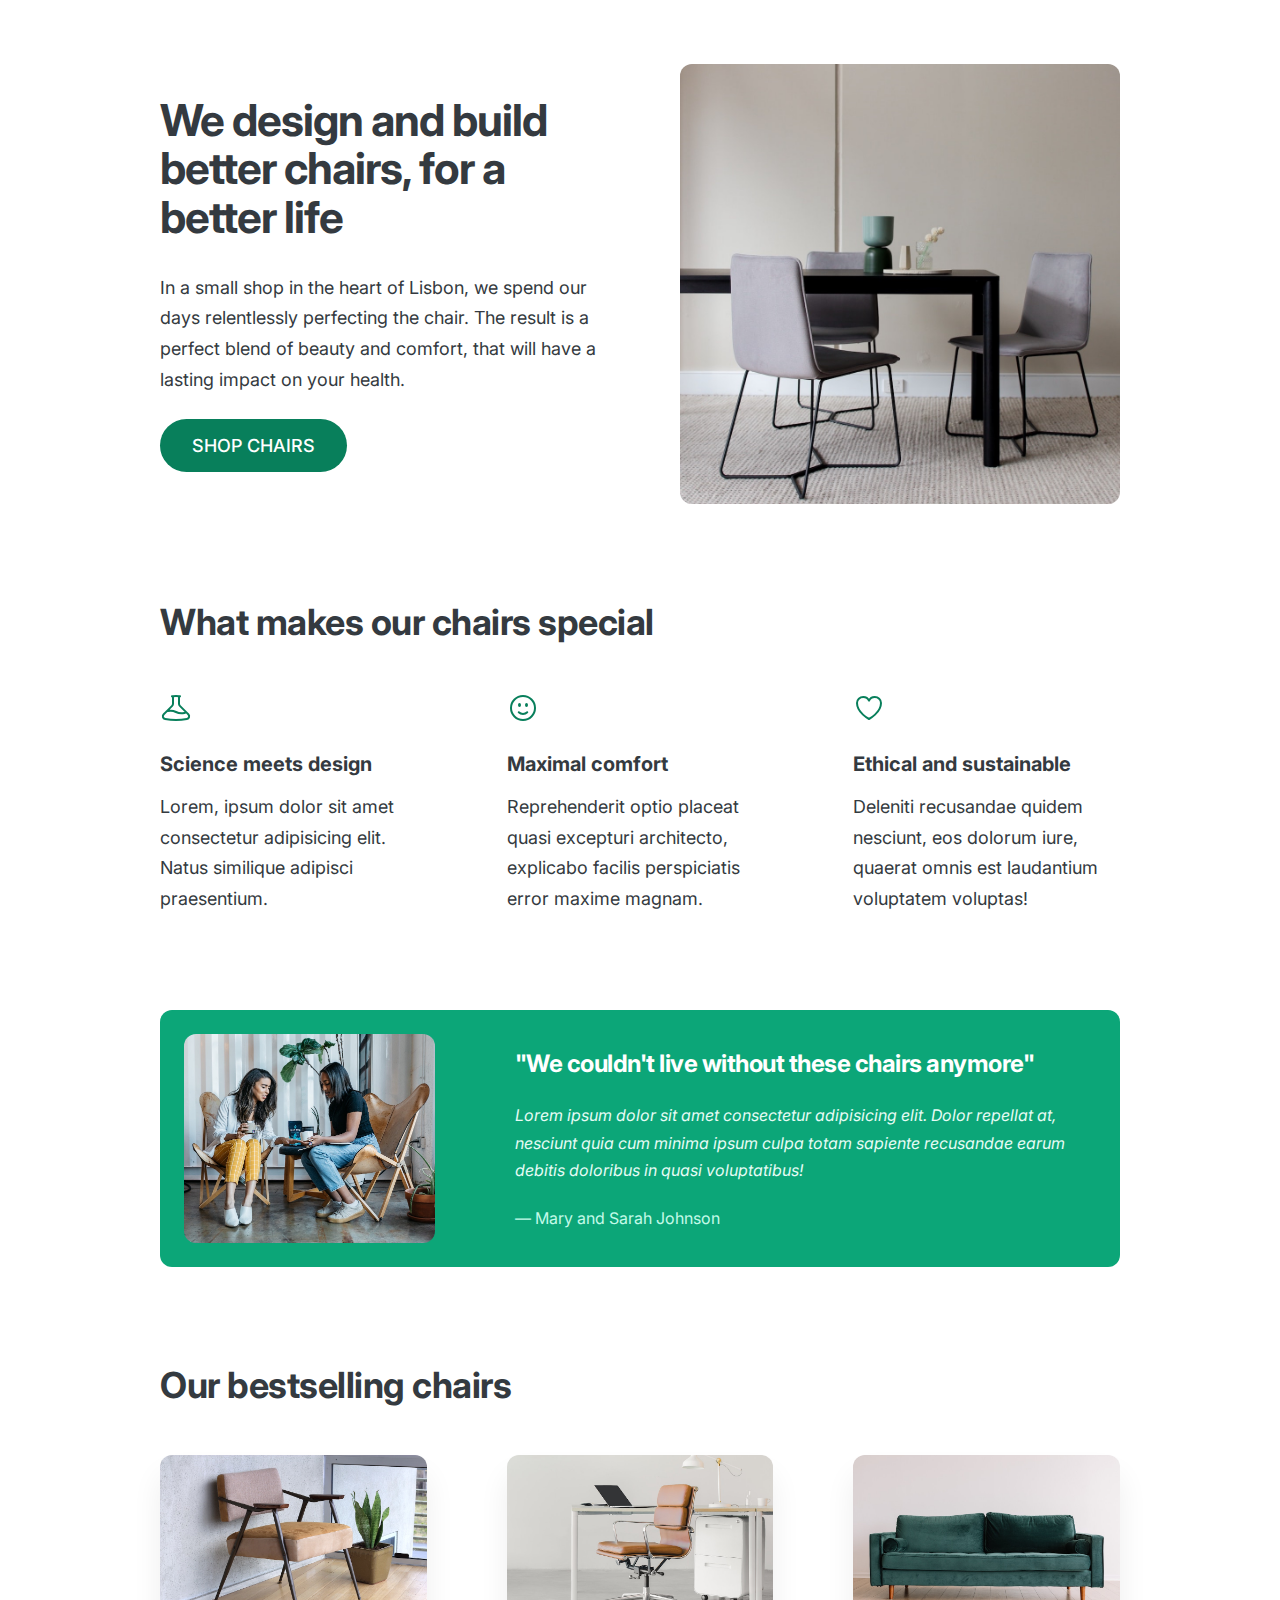
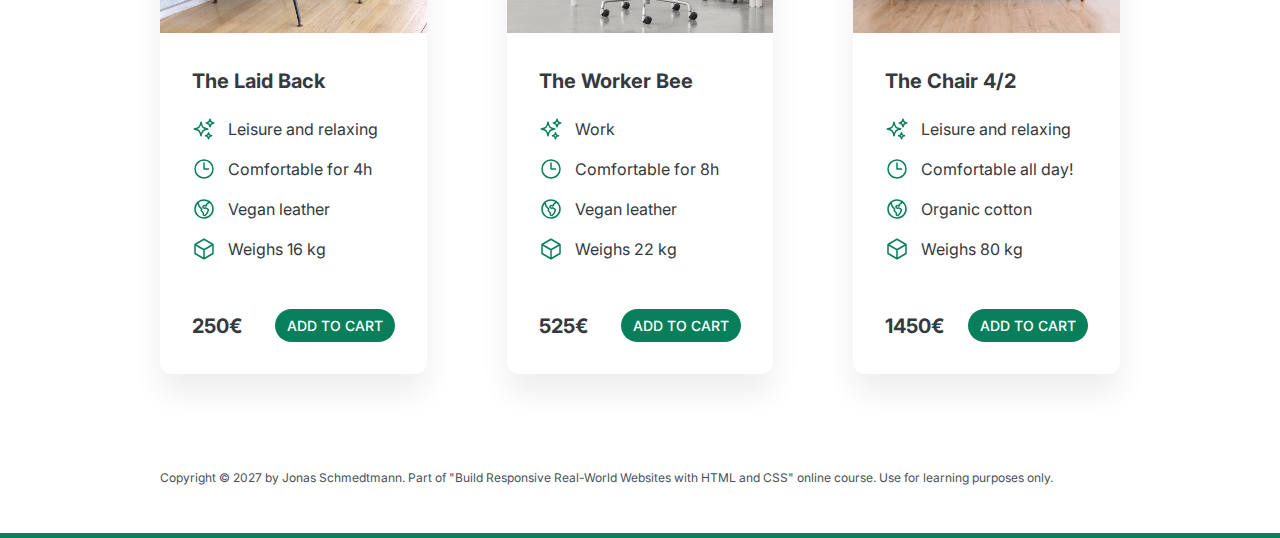
<file: 05-Design/index.html>
<!DOCTYPE html>
<html lang="en">
  <head>
    <meta charset="UTF-8" />
    <meta http-equiv="X-UA-Compatible" content="IE=edge" />
    <meta name="viewport" content="width=device-width, initial-scale=1.0" />
    <link rel="preconnect" href="https://fonts.googleapis.com">
    <link rel="preconnect" href="https://fonts.gstatic.com" crossorigin>
    <link href="https://fonts.googleapis.com/css2?family=Inter:wght@100..900&display=swap" rel="stylesheet">
    <link rel="stylesheet" href="style.css" />
    <title>Lisbon Chair Shop</title>
  </head>
  <body>
    <div class="container">
      <header>
        <div class="header-text-box">
          <h1>We design and build better chairs, for a better life</h1>
          <p class="header-text">
            In a small shop in the heart of Lisbon, we spend our days
            relentlessly perfecting the chair. The result is a perfect blend of
            beauty and comfort, that will have a lasting impact on your health.
          </p>
          <a class="btn btn--big" href="#">Shop chairs</a>
        </div>
        <img src="images/hero.jpg" alt="Photo" />
      </header>

      <section>
        <h2>What makes our chairs special</h2>
        <div class="grid-3-cols">
          <div>
            <svg xmlns="http://www.w3.org/2000/svg" fill="none" viewBox="0 0 24 24" stroke-width="1.5" stroke="currentColor" class="feature-icon">
            <path stroke-linecap="round" stroke-linejoin="round" d="M9.75 3.104v5.714a2.25 2.25 0 0 1-.659 1.591L5 14.5M9.75 3.104c-.251.023-.501.05-.75.082m.75-.082a24.301 24.301 0 0 1 4.5 0m0 0v5.714c0 .597.237 1.17.659 1.591L19.8 15.3M14.25 3.104c.251.023.501.05.75.082M19.8 15.3l-1.57.393A9.065 9.065 0 0 1 12 15a9.065 9.065 0 0 0-6.23-.693L5 14.5m14.8.8 1.402 1.402c1.232 1.232.65 3.318-1.067 3.611A48.309 48.309 0 0 1 12 21c-2.773 0-5.491-.235-8.135-.687-1.718-.293-2.3-2.379-1.067-3.61L5 14.5" />
          </svg>

            <p class="features-title"><strong>Science meets design</strong></p>
            <p class="features-text">
              Lorem, ipsum dolor sit amet consectetur adipisicing elit. Natus
              similique adipisci praesentium.
            </p>
          </div>

          <div>
            <svg xmlns="http://www.w3.org/2000/svg" fill="none" viewBox="0 0 24 24" stroke-width="1.5" stroke="currentColor" class="feature-icon">
            <path stroke-linecap="round" stroke-linejoin="round" d="M15.182 15.182a4.5 4.5 0 0 1-6.364 0M21 12a9 9 0 1 1-18 0 9 9 0 0 1 18 0ZM9.75 9.75c0 .414-.168.75-.375.75S9 10.164 9 9.75 9.168 9 9.375 9s.375.336.375.75Zm-.375 0h.008v.015h-.008V9.75Zm5.625 0c0 .414-.168.75-.375.75s-.375-.336-.375-.75.168-.75.375-.75.375.336.375.75Zm-.375 0h.008v.015h-.008V9.75Z" />
          </svg>

            <p class="features-title">
              <strong>Maximal comfort</strong>
            </p>
            <p class="features-text">
              Reprehenderit optio placeat quasi excepturi architecto, explicabo
              facilis perspiciatis error maxime magnam.
            </p>
          </div>

          <div>
            <svg xmlns="http://www.w3.org/2000/svg" fill="none" viewBox="0 0 24 24" stroke-width="1.5" stroke="currentColor" class="feature-icon">
            <path stroke-linecap="round" stroke-linejoin="round" d="M21 8.25c0-2.485-2.099-4.5-4.688-4.5-1.935 0-3.597 1.126-4.312 2.733-.715-1.607-2.377-2.733-4.313-2.733C5.1 3.75 3 5.765 3 8.25c0 7.22 9 12 9 12s9-4.78 9-12Z" />
          </svg>

            <p class="features-title">
              <strong>Ethical and sustainable</strong>
            </p>
            <p class="features-text">
              Deleniti recusandae quidem nesciunt, eos dolorum iure, quaerat
              omnis est laudantium voluptatem voluptas!
            </p>
          </div>
        </div>
      </section>

      <section class="testimonial-section">
        <div class="grid-3-cols">
          <img src="images/customers.jpg" alt="People sitting on chairs" />
          <div class="testimonial-box">
            <h2>"We couldn't live without these chairs anymore"</h2>
            <blockquote class="testimonial-text">
              Lorem ipsum dolor sit amet consectetur adipisicing elit. Dolor
              repellat at, nesciunt quia cum minima ipsum culpa totam sapiente
              recusandae earum debitis doloribus in quasi voluptatibus!
            </blockquote>
            <p class="testimonial-author">&mdash; Mary and Sarah Johnson</p>
          </div>
        </div>
      </section>

      <section>
        <h2>Our bestselling chairs</h2>
        <div class="grid-3-cols">
          <figure class="chair">
            <img src="images/chair-1.jpg" alt="Chair" />
            <div class="chair-box">
              <h3>The Laid Back</h3>
              <ul class="chair-details">
                <li>
                  <svg xmlns="http://www.w3.org/2000/svg" fill="none" viewBox="0 0 24 24" stroke-width="1.5" stroke="currentColor" class="chair-icon">
                  <path stroke-linecap="round" stroke-linejoin="round" d="M9.813 15.904 9 18.75l-.813-2.846a4.5 4.5 0 0 0-3.09-3.09L2.25 12l2.846-.813a4.5 4.5 0 0 0 3.09-3.09L9 5.25l.813 2.846a4.5 4.5 0 0 0 3.09 3.09L15.75 12l-2.846.813a4.5 4.5 0 0 0-3.09 3.09ZM18.259 8.715 18 9.75l-.259-1.035a3.375 3.375 0 0 0-2.455-2.456L14.25 6l1.036-.259a3.375 3.375 0 0 0 2.455-2.456L18 2.25l.259 1.035a3.375 3.375 0 0 0 2.456 2.456L21.75 6l-1.035.259a3.375 3.375 0 0 0-2.456 2.456ZM16.894 20.567 16.5 21.75l-.394-1.183a2.25 2.25 0 0 0-1.423-1.423L13.5 18.75l1.183-.394a2.25 2.25 0 0 0 1.423-1.423l.394-1.183.394 1.183a2.25 2.25 0 0 0 1.423 1.423l1.183.394-1.183.394a2.25 2.25 0 0 0-1.423 1.423Z" />
                </svg>

                  <!-- Span is a generic INLINE text element, it doesn't have any meaning. It's like a div element, but inline -->
                  <span>Leisure and relaxing</span>
                </li>
                <li>
                  <svg xmlns="http://www.w3.org/2000/svg" fill="none" viewBox="0 0 24 24" stroke-width="1.5" stroke="currentColor" class="chair-icon">
                  <path stroke-linecap="round" stroke-linejoin="round" d="M12 6v6h4.5m4.5 0a9 9 0 1 1-18 0 9 9 0 0 1 18 0Z" />
                </svg>

                  <span>Comfortable for 4h</span>
                </li>
                <li>
                  <svg xmlns="http://www.w3.org/2000/svg" fill="none" viewBox="0 0 24 24" stroke-width="1.5" stroke="currentColor" class="chair-icon">
                  <path stroke-linecap="round" stroke-linejoin="round" d="m6.115 5.19.319 1.913A6 6 0 0 0 8.11 10.36L9.75 12l-.387.775c-.217.433-.132.956.21 1.298l1.348 1.348c.21.21.329.497.329.795v1.089c0 .426.24.815.622 1.006l.153.076c.433.217.956.132 1.298-.21l.723-.723a8.7 8.7 0 0 0 2.288-4.042 1.087 1.087 0 0 0-.358-1.099l-1.33-1.108c-.251-.21-.582-.299-.905-.245l-1.17.195a1.125 1.125 0 0 1-.98-.314l-.295-.295a1.125 1.125 0 0 1 0-1.591l.13-.132a1.125 1.125 0 0 1 1.3-.21l.603.302a.809.809 0 0 0 1.086-1.086L14.25 7.5l1.256-.837a4.5 4.5 0 0 0 1.528-1.732l.146-.292M6.115 5.19A9 9 0 1 0 17.18 4.64M6.115 5.19A8.965 8.965 0 0 1 12 3c1.929 0 3.716.607 5.18 1.64" />
                </svg>

                  <span>Vegan leather</span>
                </li>
                <li>
                  <svg xmlns="http://www.w3.org/2000/svg" fill="none" viewBox="0 0 24 24" stroke-width="1.5" stroke="currentColor" class="chair-icon">
                  <path stroke-linecap="round" stroke-linejoin="round" d="m21 7.5-9-5.25L3 7.5m18 0-9 5.25m9-5.25v9l-9 5.25M3 7.5l9 5.25M3 7.5v9l9 5.25m0-9v9" />
                </svg>

                  <span>Weighs 16 kg</span>
                </li>
              </ul>
              <div class="chair-price">
                <strong>250€</strong>
                <a href="#" class="btn btn--small">Add to cart</a>
              </div>
            </div>
          </figure>

          <figure class="chair">
            <img src="images/chair-2.jpg" alt="Chair" />
            <div class="chair-box">
              <h3>The Worker Bee</h3>
              <ul class="chair-details">
                <li>
                   <svg xmlns="http://www.w3.org/2000/svg" fill="none" viewBox="0 0 24 24" stroke-width="1.5" stroke="currentColor" class="chair-icon">
                  <path stroke-linecap="round" stroke-linejoin="round" d="M9.813 15.904 9 18.75l-.813-2.846a4.5 4.5 0 0 0-3.09-3.09L2.25 12l2.846-.813a4.5 4.5 0 0 0 3.09-3.09L9 5.25l.813 2.846a4.5 4.5 0 0 0 3.09 3.09L15.75 12l-2.846.813a4.5 4.5 0 0 0-3.09 3.09ZM18.259 8.715 18 9.75l-.259-1.035a3.375 3.375 0 0 0-2.455-2.456L14.25 6l1.036-.259a3.375 3.375 0 0 0 2.455-2.456L18 2.25l.259 1.035a3.375 3.375 0 0 0 2.456 2.456L21.75 6l-1.035.259a3.375 3.375 0 0 0-2.456 2.456ZM16.894 20.567 16.5 21.75l-.394-1.183a2.25 2.25 0 0 0-1.423-1.423L13.5 18.75l1.183-.394a2.25 2.25 0 0 0 1.423-1.423l.394-1.183.394 1.183a2.25 2.25 0 0 0 1.423 1.423l1.183.394-1.183.394a2.25 2.25 0 0 0-1.423 1.423Z" />
                </svg>
                  <span>Work</span>
                </li>
                <li>
                   <svg xmlns="http://www.w3.org/2000/svg" fill="none" viewBox="0 0 24 24" stroke-width="1.5" stroke="currentColor" class="chair-icon">
                  <path stroke-linecap="round" stroke-linejoin="round" d="M12 6v6h4.5m4.5 0a9 9 0 1 1-18 0 9 9 0 0 1 18 0Z" />
                </svg>
                  <span>Comfortable for 8h</span>
                </li>
                <li>
                   <svg xmlns="http://www.w3.org/2000/svg" fill="none" viewBox="0 0 24 24" stroke-width="1.5" stroke="currentColor" class="chair-icon">
                  <path stroke-linecap="round" stroke-linejoin="round" d="m6.115 5.19.319 1.913A6 6 0 0 0 8.11 10.36L9.75 12l-.387.775c-.217.433-.132.956.21 1.298l1.348 1.348c.21.21.329.497.329.795v1.089c0 .426.24.815.622 1.006l.153.076c.433.217.956.132 1.298-.21l.723-.723a8.7 8.7 0 0 0 2.288-4.042 1.087 1.087 0 0 0-.358-1.099l-1.33-1.108c-.251-.21-.582-.299-.905-.245l-1.17.195a1.125 1.125 0 0 1-.98-.314l-.295-.295a1.125 1.125 0 0 1 0-1.591l.13-.132a1.125 1.125 0 0 1 1.3-.21l.603.302a.809.809 0 0 0 1.086-1.086L14.25 7.5l1.256-.837a4.5 4.5 0 0 0 1.528-1.732l.146-.292M6.115 5.19A9 9 0 1 0 17.18 4.64M6.115 5.19A8.965 8.965 0 0 1 12 3c1.929 0 3.716.607 5.18 1.64" />
                </svg>
                  <span>Vegan leather</span>
                </li>
                <li>
                  <svg xmlns="http://www.w3.org/2000/svg" fill="none" viewBox="0 0 24 24" stroke-width="1.5" stroke="currentColor" class="chair-icon">
                  <path stroke-linecap="round" stroke-linejoin="round" d="m21 7.5-9-5.25L3 7.5m18 0-9 5.25m9-5.25v9l-9 5.25M3 7.5l9 5.25M3 7.5v9l9 5.25m0-9v9" />
                </svg>
                  <span>Weighs 22 kg</span>
                </li>
              </ul>
              <div class="chair-price">
                <strong>525€</strong>
                <a href="#" class="btn btn--small">Add to cart</a>
              </div>
            </div>
          </figure>

          <figure class="chair">
            <img src="images/chair-3.jpg" alt="Chair" />
            <div class="chair-box">
              <h3>The Chair 4/2</h3>
              <ul class="chair-details">
                <li>
                   <svg xmlns="http://www.w3.org/2000/svg" fill="none" viewBox="0 0 24 24" stroke-width="1.5" stroke="currentColor" class="chair-icon">
                  <path stroke-linecap="round" stroke-linejoin="round" d="M9.813 15.904 9 18.75l-.813-2.846a4.5 4.5 0 0 0-3.09-3.09L2.25 12l2.846-.813a4.5 4.5 0 0 0 3.09-3.09L9 5.25l.813 2.846a4.5 4.5 0 0 0 3.09 3.09L15.75 12l-2.846.813a4.5 4.5 0 0 0-3.09 3.09ZM18.259 8.715 18 9.75l-.259-1.035a3.375 3.375 0 0 0-2.455-2.456L14.25 6l1.036-.259a3.375 3.375 0 0 0 2.455-2.456L18 2.25l.259 1.035a3.375 3.375 0 0 0 2.456 2.456L21.75 6l-1.035.259a3.375 3.375 0 0 0-2.456 2.456ZM16.894 20.567 16.5 21.75l-.394-1.183a2.25 2.25 0 0 0-1.423-1.423L13.5 18.75l1.183-.394a2.25 2.25 0 0 0 1.423-1.423l.394-1.183.394 1.183a2.25 2.25 0 0 0 1.423 1.423l1.183.394-1.183.394a2.25 2.25 0 0 0-1.423 1.423Z" />
                </svg>
                  <span>Leisure and relaxing</span>
                </li>
                <li>
                   <svg xmlns="http://www.w3.org/2000/svg" fill="none" viewBox="0 0 24 24" stroke-width="1.5" stroke="currentColor" class="chair-icon">
                  <path stroke-linecap="round" stroke-linejoin="round" d="M12 6v6h4.5m4.5 0a9 9 0 1 1-18 0 9 9 0 0 1 18 0Z" />
                </svg>
                  <span>Comfortable all day!</span>
                </li>
                <li>
                   <svg xmlns="http://www.w3.org/2000/svg" fill="none" viewBox="0 0 24 24" stroke-width="1.5" stroke="currentColor" class="chair-icon">
                  <path stroke-linecap="round" stroke-linejoin="round" d="m6.115 5.19.319 1.913A6 6 0 0 0 8.11 10.36L9.75 12l-.387.775c-.217.433-.132.956.21 1.298l1.348 1.348c.21.21.329.497.329.795v1.089c0 .426.24.815.622 1.006l.153.076c.433.217.956.132 1.298-.21l.723-.723a8.7 8.7 0 0 0 2.288-4.042 1.087 1.087 0 0 0-.358-1.099l-1.33-1.108c-.251-.21-.582-.299-.905-.245l-1.17.195a1.125 1.125 0 0 1-.98-.314l-.295-.295a1.125 1.125 0 0 1 0-1.591l.13-.132a1.125 1.125 0 0 1 1.3-.21l.603.302a.809.809 0 0 0 1.086-1.086L14.25 7.5l1.256-.837a4.5 4.5 0 0 0 1.528-1.732l.146-.292M6.115 5.19A9 9 0 1 0 17.18 4.64M6.115 5.19A8.965 8.965 0 0 1 12 3c1.929 0 3.716.607 5.18 1.64" />
                </svg>
                  <span>Organic cotton</span>
                </li>
                <li>
                  <svg xmlns="http://www.w3.org/2000/svg" fill="none" viewBox="0 0 24 24" stroke-width="1.5" stroke="currentColor" class="chair-icon">
                  <path stroke-linecap="round" stroke-linejoin="round" d="m21 7.5-9-5.25L3 7.5m18 0-9 5.25m9-5.25v9l-9 5.25M3 7.5l9 5.25M3 7.5v9l9 5.25m0-9v9" />
                </svg>
                  <span>Weighs 80 kg</span>
                </li>
              </ul>
              <div class="chair-price">
                <strong>1450€</strong>
                <a href="#" class="btn btn--small">Add to cart</a>
              </div>
            </div>
          </figure>
        </div>
      </section>

      <footer>
        Copyright &copy; 2027 by Jonas Schmedtmann. Part of "Build Responsive
        Real-World Websites with HTML and CSS" online course. Use for learning
        purposes only.
      </footer>
    </div>
  </body>
</html>
</file>
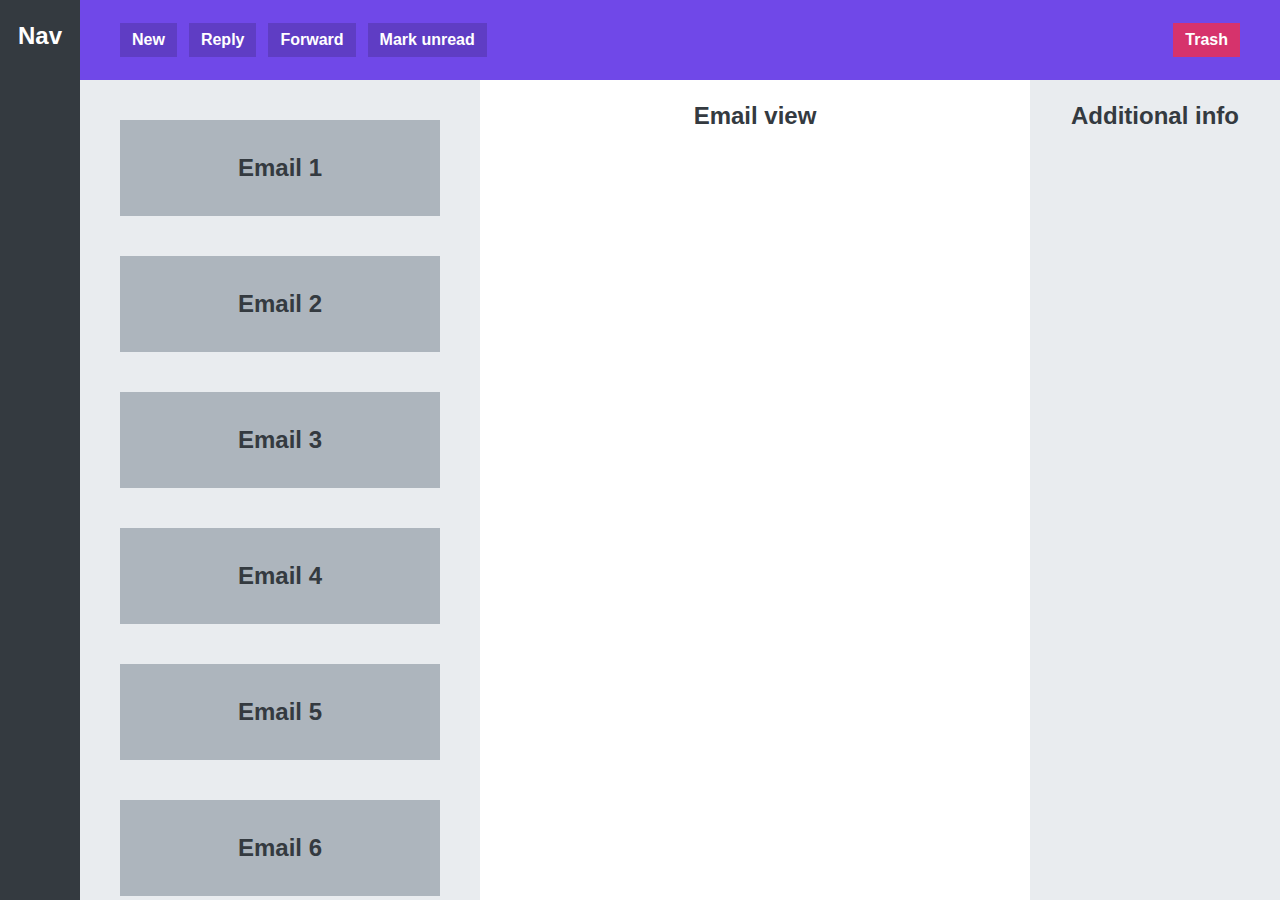
<file: Layout/layout.html>
<!DOCTYPE html>
<html lang="en">
<head>
  <meta charset="UTF-8">
  <meta name="viewport" content="width=device-width, initial-scale=1.0">
  <link rel="preconnect" href="https://fonts.googleapis.com">
  <link rel="preconnect" href="https://fonts.gstatic.com" crossorigin>
  <link href="https://fonts.googleapis.com/css2?family=Inter:wght@100..900&display=swap" rel="stylesheet">
  <link rel="stylesheet" href="./layout.css">
  <title>LayOut</title>
</head>
<body>
  <nav>Nav</nav>
  <menu>
      <button>New</button>
      <button>Reply</button>
      <button>Forward</button>
      <button>Mark unread</button>
      <button>Trash</button>
  </menu>
  <section>
    <div class="email">Email 1</div>
    <div class="email">Email 2</div>
    <div class="email">Email 3</div>
    <div class="email">Email 4</div>
    <div class="email">Email 5</div>
    <div class="email">Email 6</div>
    <div class="email">Email 7</div>
    <div class="email">Email 8</div>
    <div class="email">Email 9</div>
    <div class="email">Email 10</div>
  </section>
  <main>Email view</main>
  <aside>Additional info</aside>
</body>
</html>
</file>
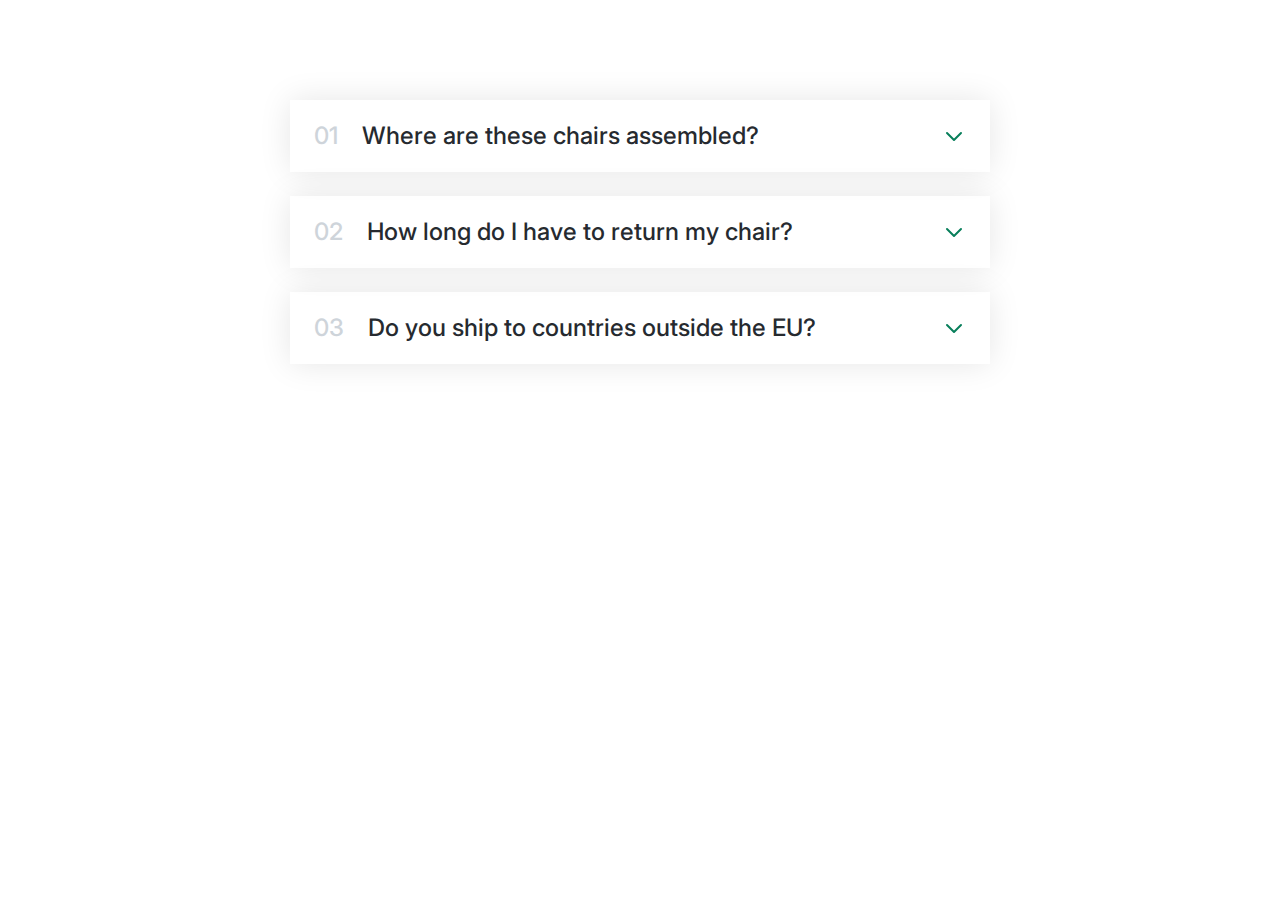
<file: Components/Accordion/accordion.html>
<!DOCTYPE html>
<html lang="en">
  <head>
    <meta charset="UTF-8" />
    <meta name="viewport" content="width=device-width, initial-scale=1.0" />
    <link rel="preconnect" href="https://fonts.googleapis.com" />
    <link rel="preconnect" href="https://fonts.gstatic.com" crossorigin />
    <link
      href="https://fonts.googleapis.com/css2?family=Inter:wght@100..900&display=swap"
      rel="stylesheet"
    />
    <link rel="stylesheet" href="acc.css" />
    <title>Accordion</title>
  </head>
  <body>
    <div class="accordion">
      <div class="item">
        <p class="number">01</p>
        <p class="title">Where are these chairs assembled?</p>
        <svg
          xmlns="http://www.w3.org/2000/svg"
          class="icon"
          fill="none"
          viewBox="0 0 24 24"
          stroke="currentColor"
        >
          <path
            stroke-linecap="round"
            stroke-linejoin="round"
            stroke-width="2"
            d="M19 9l-7 7-7-7"
          />
        </svg>
        <div class="hidden-box">
          <p class="text">
            Lorem, ipsum dolor sit amet consectetur adipisicing elit. Placeat,
            odio natus eius libero asperiores vel molestias blanditiis suscipit,
            inventore dolores qui itaque, ratione provident obcaecati harum
            dicta? Aliquam, animi dicta.
          </p>

          <ul>
            <li>Lorem, ipsum dolor sit amet consectetur adipisicing elit.</li>
            <li>Placeat, odio natus eius libero asperiores vel molestias.</li>
            <li>
              blanditiis suscipit, inventore dolores qui itaque, ratione
              provident.
            </li>
            <li>
              blanditiis suscipit, inventore dolores qui itaque, ratione
              provident.
            </li>
          </ul>
        </div>
      </div>

      <div class="item">
        <p class="number">02</p>
        <p class="title">How long do I have to return my chair?</p>
        <svg
          xmlns="http://www.w3.org/2000/svg"
          class="icon"
          fill="none"
          viewBox="0 0 24 24"
          stroke="currentColor"
        >
          <path
            stroke-linecap="round"
            stroke-linejoin="round"
            stroke-width="2"
            d="M19 9l-7 7-7-7"
          />
        </svg>
        <div class="hidden-box">
          <p class="text">
            Lorem, ipsum dolor sit amet consectetur adipisicing elit. Placeat,
            odio natus eius libero asperiores vel molestias blanditiis suscipit,
            inventore dolores qui itaque, ratione provident obcaecati harum
            dicta? Aliquam, animi dicta.
          </p>

          <ul>
            <li>Lorem, ipsum dolor sit amet consectetur adipisicing elit.</li>
            <li>Placeat, odio natus eius libero asperiores vel molestias.</li>
            <li>
              blanditiis suscipit, inventore dolores qui itaque, ratione
              provident.
            </li>
            <li>
              blanditiis suscipit, inventore dolores qui itaque, ratione
              provident.
            </li>
          </ul>
        </div>
      </div>

      <div class="item">
        <p class="number">03</p>
        <p class="title">Do you ship to countries outside the EU?</p>
        <svg
          xmlns="http://www.w3.org/2000/svg"
          class="icon"
          fill="none"
          viewBox="0 0 24 24"
          stroke="currentColor"
        >
          <path
            stroke-linecap="round"
            stroke-linejoin="round"
            stroke-width="2"
            d="M19 9l-7 7-7-7"
          />
        </svg>
        <div class="hidden-box">
          <p class="text">
            Lorem, ipsum dolor sit amet consectetur adipisicing elit. Placeat,
            odio natus eius libero asperiores vel molestias blanditiis suscipit,
            inventore dolores qui itaque, ratione provident obcaecati harum
            dicta? Aliquam, animi dicta.
          </p>

          <ul>
            <li>Lorem, ipsum dolor sit amet consectetur adipisicing elit.</li>
            <li>Placeat, odio natus eius libero asperiores vel molestias.</li>
            <li>
              blanditiis suscipit, inventore dolores qui itaque, ratione
              provident.
            </li>
            <li>
              blanditiis suscipit, inventore dolores qui itaque, ratione
              provident.
            </li>
          </ul>
        </div>
      </div>
    </div>

    <script src="acc.js"></script>
  </body>
</html>
</file>
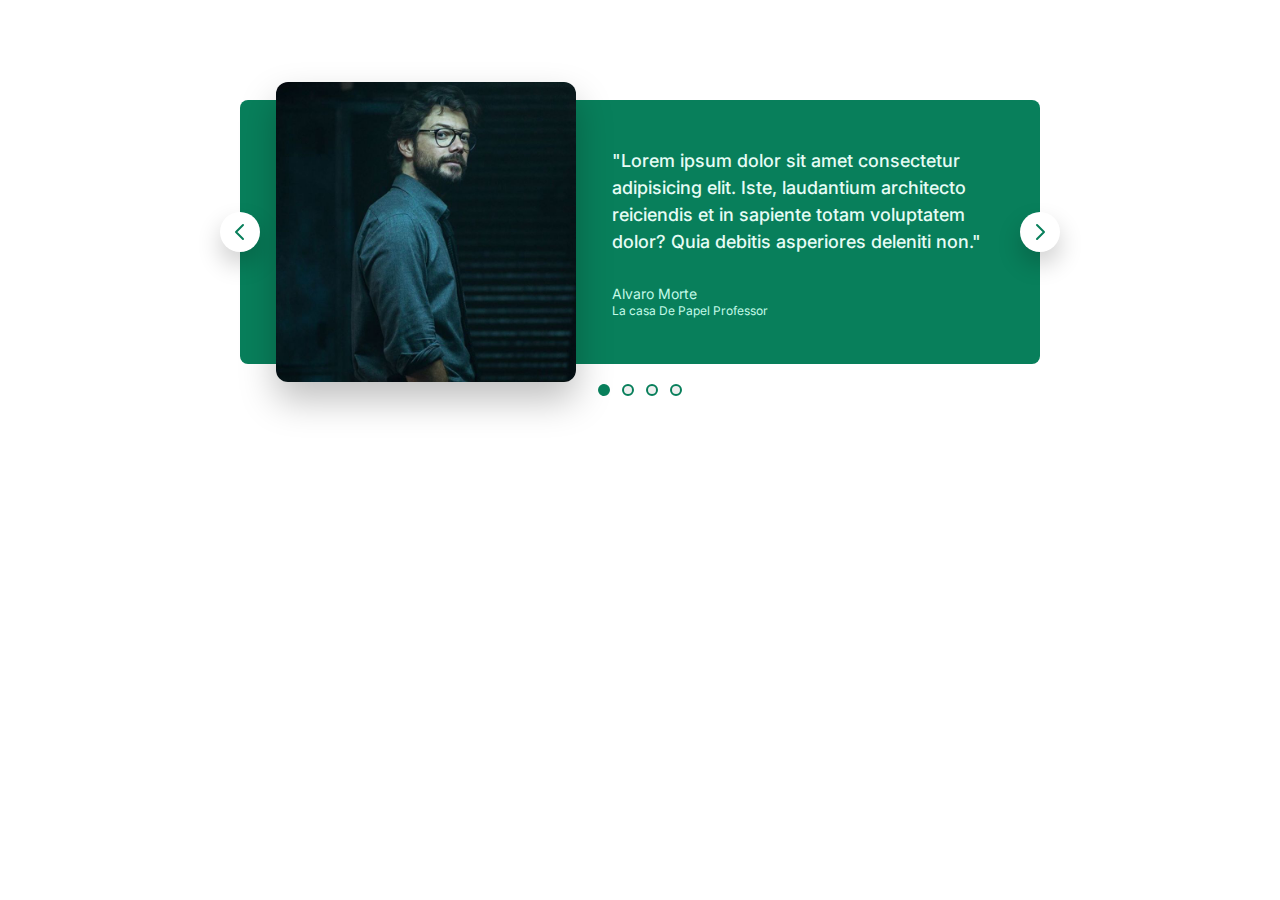
<file: Components/Carousel/carousel.html>
<!DOCTYPE html>
<html lang="en">
<head>
  <meta charset="UTF-8">
  <meta name="viewport" content="width=device-width, initial-scale=1.0">
   <link rel="preconnect" href="https://fonts.googleapis.com">
  <link rel="preconnect" href="https://fonts.gstatic.com" crossorigin>
  <link href="https://fonts.googleapis.com/css2?family=Inter:wght@100..900&display=swap" rel="stylesheet">
  <link rel="stylesheet" href="./carou.css">
  <title>Carousel</title>
</head>
<body>
   <div class="carousel">
     <img src="./alvaro.jpg" alt="Alvaro Morte">
    <blockquote class="testimonial">
      <p class="testimonial-text">
       "Lorem ipsum dolor sit amet consectetur adipisicing elit. Iste, laudantium architecto reiciendis et in sapiente totam voluptatem dolor? Quia debitis asperiores deleniti non."
      </p>

      <p class="testimonial-author">Alvaro Morte</p>
      <p class="testimonial-job">La casa De Papel Professor </p>
    </blockquote>
    
    <button class="btn btn--left">
      <svg
         xmlns='http://www.w3.org/2000/svg'
        class="btn-icon"
        fill="none"
        viewBox="0 0 24 24"
        stroke="currentColor"
        >
        <path
         stroke-linecap="round"
         stroke-linejoin="round"
         stroke-width="2"
         d="M15 19l-7-7 7-7"
        />
       >
       </svg>
    </button>
    
    <button class="btn btn--right">
      <svg
         xmlns='http://www.w3.org/2000/svg'
        class="btn-icon"
        fill="none"
        viewBox="0 0 24 24"
        stroke="currentColor"
        >
        <path
         stroke-linecap="round"
         stroke-linejoin="round"
         stroke-width="2"
         d="M9 5l7 7-7 7"
        />
       >
       </svg>
    </button>
    
    <div class="dots">
      <button class="dot point">&nbsp;</button>
      <button class="dot">&nbsp;</button>
      <button class="dot">&nbsp;</button>
      <button class="dot">&nbsp;</button>
    </div>
       
   </div>
</body>
</html>
</file>
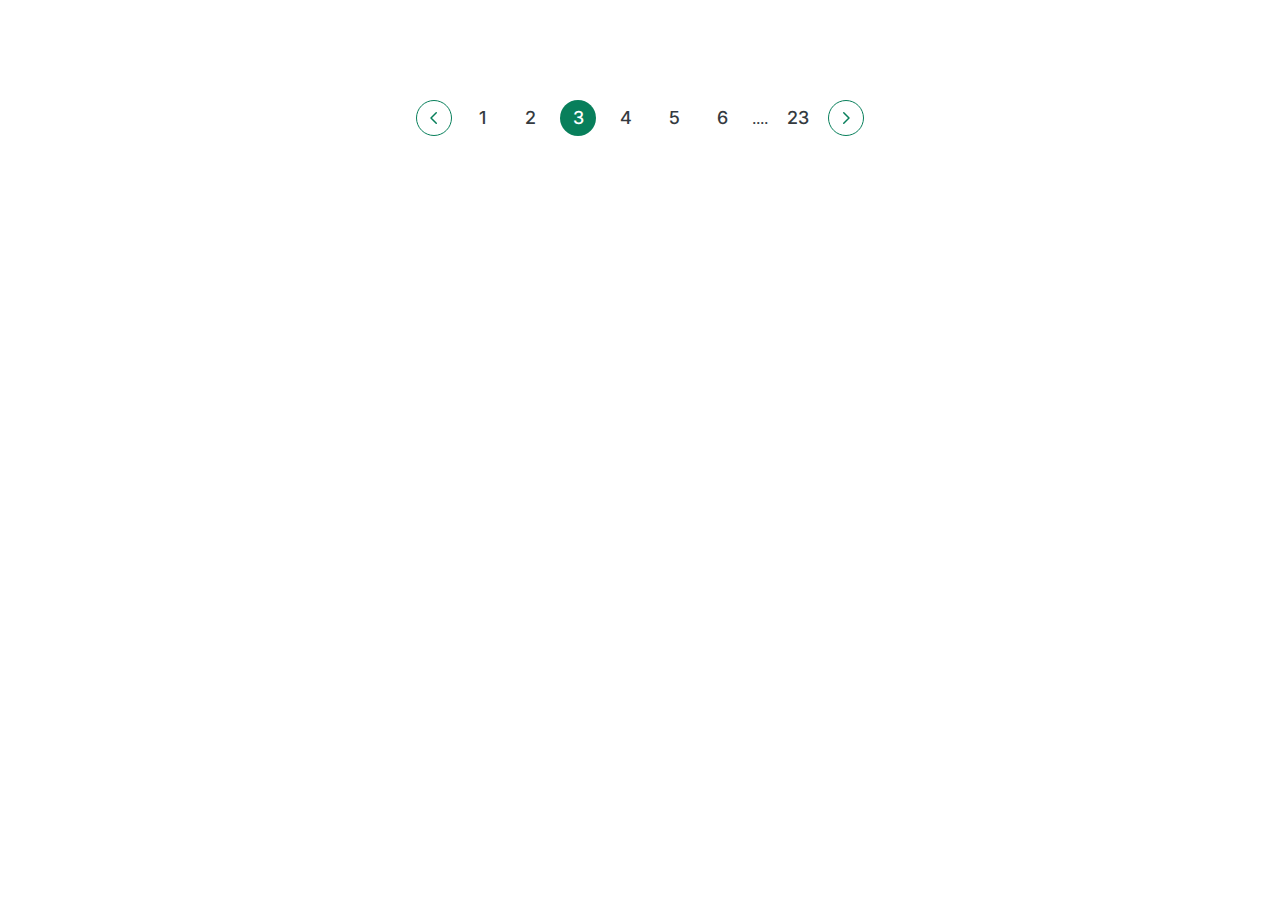
<file: Components/Pagination/pagination.html>
<!DOCTYPE html>
<html lang="en">
<head>
  <meta charset="UTF-8">
  <meta name="viewport" content="width=device-width, initial-scale=1.0">
   <link rel="preconnect" href="https://fonts.googleapis.com">
  <link rel="preconnect" href="https://fonts.gstatic.com" crossorigin>
  <link href="https://fonts.googleapis.com/css2?family=Inter:wght@100..900&display=swap" rel="stylesheet">
  <link rel="stylesheet" href="./pagination.css">
  <title>Pagination</title>
</head>
<body>
  <div class="pagination">
   <button class="btn">
      <svg
         xmlns='http://www.w3.org/2000/svg'
        class="btn-icon"
        fill="none"
        viewBox="0 0 24 24"
        stroke="currentColor"
        >
        <path
         stroke-linecap="round"
         stroke-linejoin="round"
         stroke-width="2"
         d="M15 19l-7-7 7-7"
        />
       >
       </svg>
    </button>
      <div class="numbers">
         <a class="num">1</a>
         <a class="num">2</a>
         <a class="num selected">3</a>
         <a class="num">4</a>
         <a class="num">5</a>
         <a class="num">6</a>
         <span>....</span>
         <a class="num">23</a>
      </div>
      
    <button class="btn">
      <svg
         xmlns='http://www.w3.org/2000/svg'
        class="btn-icon"
        fill="none"
        viewBox="0 0 24 24"
        stroke="currentColor"
        >
        <path
         stroke-linecap="round"
         stroke-linejoin="round"
         stroke-width="2"
         d="M9 5l7 7-7 7"
        />
       >
       </svg>
    </button>
    </div> 
</body>
</html>
</file>
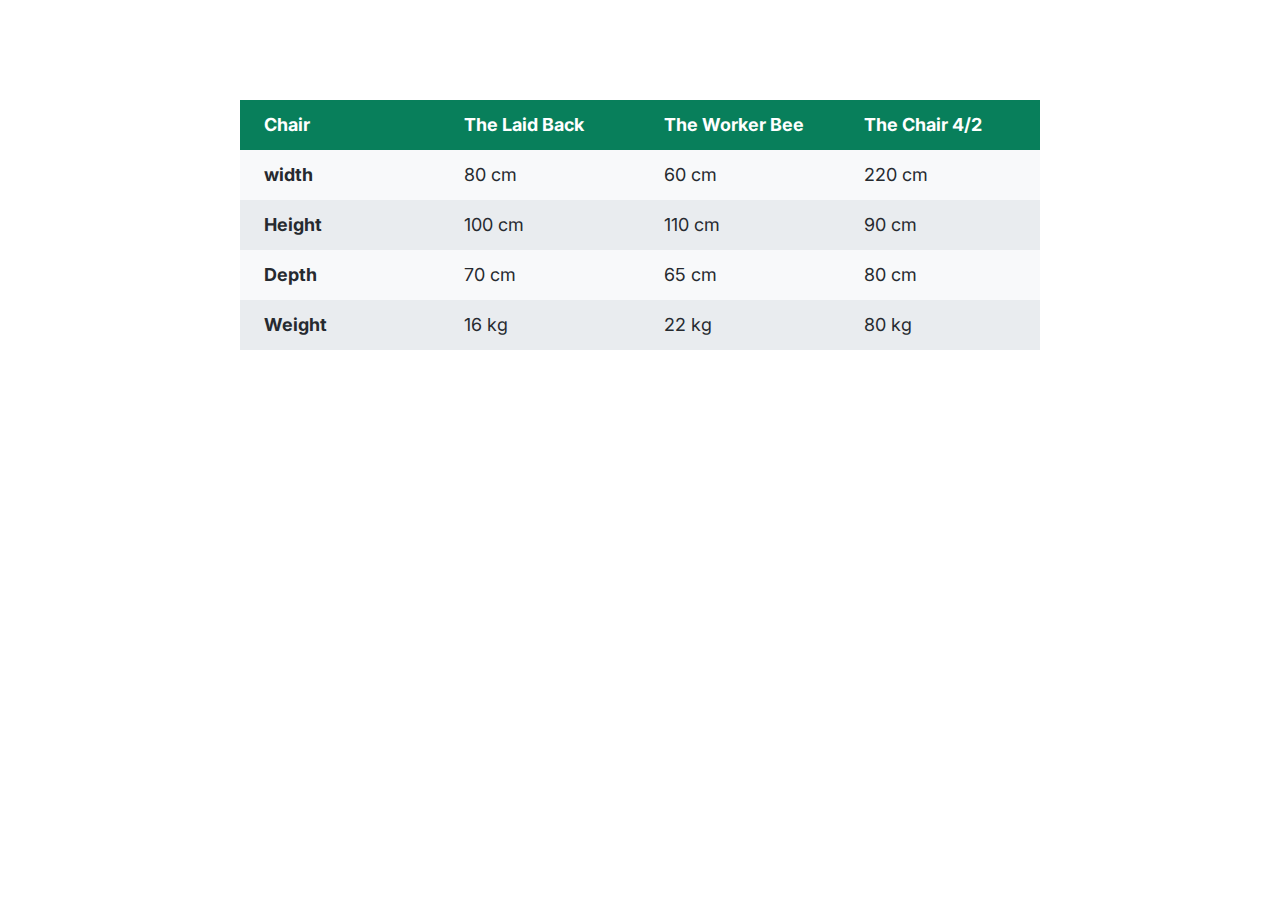
<file: Components/Table/table.html>
<!DOCTYPE html>
<html lang="en">
<head>
  <meta charset="UTF-8">
  <meta name="viewport" content="width=device-width, initial-scale=1.0">
   <link rel="preconnect" href="https://fonts.googleapis.com">
  <link rel="preconnect" href="https://fonts.gstatic.com" crossorigin>
  <link href="https://fonts.googleapis.com/css2?family=Inter:wght@100..900&display=swap" rel="stylesheet">
  <link rel="stylesheet" href="./table.css">
  <title>Carousel</title>
</head>
<body>
  <table>
    <thead>
      <tr>
        <th>Chair</th>
        <th>The Laid Back</th>
        <th>The Worker Bee</th>
        <th>The Chair 4/2</th>
      </tr>
    </thead>

    <tbody>
      <tr>
        <th>width</th>
        <td>80 cm</td>
        <td>60 cm</td>
        <td>220 cm</td>
      </tr>
      <tr>
        <th>Height</th>
        <td>100 cm</td>
        <td>110 cm</td>
        <td>90 cm</td>
      </tr>
      <tr>
        <th>Depth</th>
        <td>70 cm</td>
        <td>65 cm</td>
        <td>80 cm</td>
      </tr>
      <tr>
        <th>Weight</th>
        <td>16 kg</td>
        <td>22 kg</td>
        <td>80 kg</td>
      </tr>
    </tbody>
  </table>
</body>
</html>
</file>
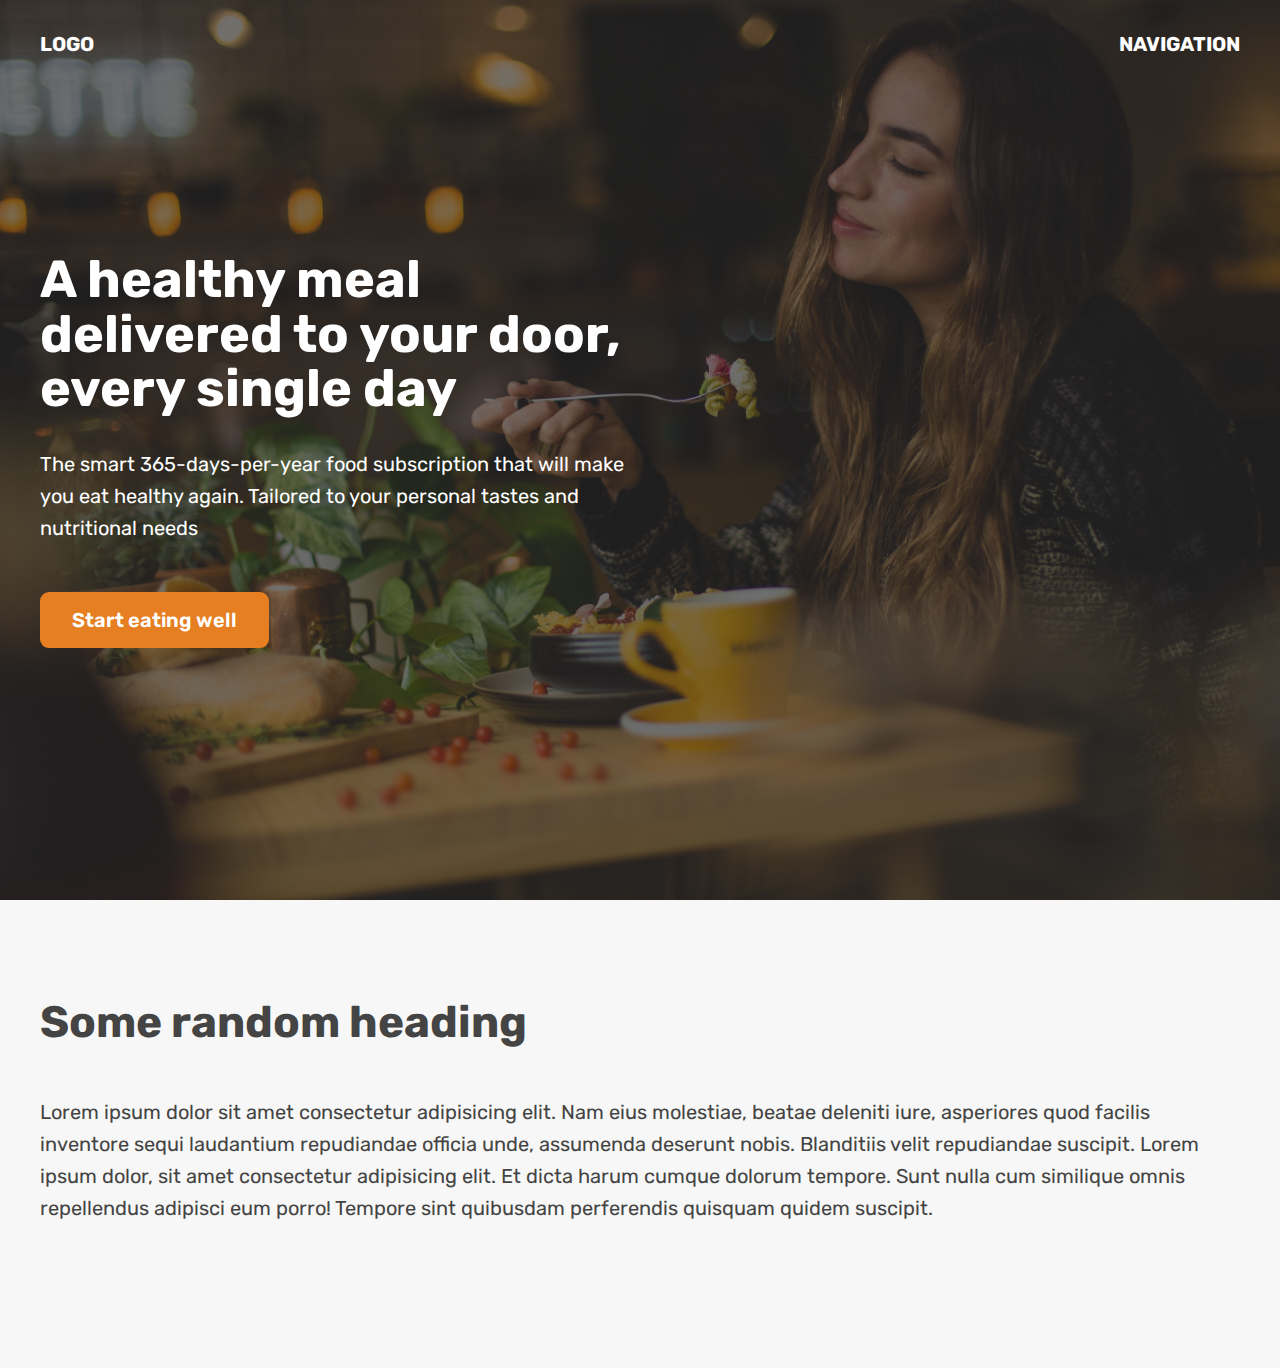
<file: Sections/Hero Section/hero-section.html>
<!DOCTYPE html>
<html lang="en">
<head>
  <meta charset="UTF-8">
  <meta name="viewport" content="width=device-width, initial-scale=1.0">
  <link rel="preconnect" href="https://fonts.googleapis.com">
  <link rel="preconnect" href="https://fonts.gstatic.com" crossorigin>
  <link href="https://fonts.googleapis.com/css2?family=Rubik:wght@400;600;700&display=swap" rel="stylesheet">
  <link rel="stylesheet" href="./hero.css">
  <title>Omifood Hero Section</title>
</head>
<body>
  <header>
    <nav class="container">
      <div>LOGO</div>
      <div>NAVIGATION</div>
    </nav>

    <div class="header-container">
      <div class="header-container-inner">
        <h1>A healthy meal delivered to your door, every single day</h1>
        <p>
          The smart 365-days-per-year food subscription that will make you eat healthy again. Tailored to your personal tastes and nutritional needs
        </p>
        <a href="#" class="btn">Start eating well</a>
      </div>
    </div>
  </header>

  <section> 
    <div class="container">
      <h2>Some random heading</h2>
      <p>Lorem ipsum dolor sit amet consectetur adipisicing elit. Nam eius molestiae, beatae deleniti iure, asperiores quod facilis inventore sequi laudantium repudiandae officia unde, assumenda deserunt nobis. Blanditiis velit repudiandae suscipit. Lorem ipsum dolor, sit amet consectetur adipisicing elit. Et dicta harum cumque dolorum tempore. Sunt nulla cum similique omnis repellendus adipisci eum porro! Tempore sint quibusdam perferendis quisquam quidem suscipit.</p>
    </div>
  </section>
</body>
</html>
</file>
<file: 05-Design/style.css>
* {
	margin: 0;
	padding: 0;
	box-sizing: border-box;
}

:root {
	--main-color: #087f5b;
	--gray-color: #343a40;
	--light-color: #099268;
	--accent-color: #0ca678;
	--sb-track-color: #e4e4e4;
	--sb-thumb-color: #12b886;
	--sb-size: 15px;
}
/* ------------------------ */
/* GENERAL STYLES */
/* ------------------------ */
body {
	font-family: "Inter", sans-serif;
	color: var(--gray-color);
	border-bottom: 5px solid var(--main-color);
}
/* Scrollbar */
body::-webkit-scrollbar {
	width: var(--sb-size);
}

body::-webkit-scrollbar-track {
	background: var(--sb-track-color);
	border-radius: 3px;
}

body::-webkit-scrollbar-thumb {
	background: var(--sb-thumb-color);
	border-radius: 3px;
}

@supports not selector(::-webkit-scrollbar) {
	body {
		scrollbar-color: var(--sb-thumb-color) var(--sb-track-color);
	}
}

.container {
	width: 960px;
	margin: 0 auto;
}

header,
section {
	margin-bottom: 96px;
}

h2 {
	margin-bottom: 48px;
	font-size: 36px;
	letter-spacing: -0.5px;
}

.grid-3-cols {
	display: grid;
	grid-template-columns: repeat(3, 1fr);
	column-gap: 80px;
}

.btn:link,
.btn:visited {
	background-color: var(--main-color);
	color: #fff;
	text-decoration: none;
	text-transform: uppercase;
	display: inline-block;
	font-weight: 500;
	border-radius: 100px;
}
.btn:hover,
.btn:active {
	background-color: var(--light-color);
}
.btn--big {
	font-size: 18px;
	padding: 16px 32px;
}
.btn--small {
	font-size: 14px;
	padding: 8px 12px;
}

img {
	border-radius: 12px;
}
/* ------------------------ */
/* COMPONENT STYLES */
/* ------------------------ */

/* HEADER */
header {
	display: grid;
	grid-template-columns: repeat(2, 1fr);
	column-gap: 80px;
	margin-top: 64px;
}

.header-text-box {
	align-self: center;
}

h1 {
	margin-bottom: 32px;
	font-size: 44px;
	line-height: 1.1;
	letter-spacing: -1px;
}

.header-text {
	margin-bottom: 24px;
	font-size: 18px;
	line-height: 1.7;
}

img {
	width: 100%;
}

/* FEATURES */
.feature-icon {
	stroke: var(--main-color);
	width: 32px;
	height: 32px;
	margin-bottom: 24px;
}

.features-title {
	margin-bottom: 16px;
	font-size: 20px;
}

.features-text {
	font-size: 18px;
	line-height: 1.7;
}

/* TESTIMONIAL */
.testimonial-section {
	background-color: var(--accent-color);
	color: #fff;
	padding: 24px;
	border-radius: 12px;
}

.testimonial-box {
	grid-column: 2 / -1;
	align-self: center;
}

.testimonial-box h2 {
	margin-bottom: 24px;
	font-size: 24px;
}

.testimonial-text {
	font-style: italic;
	margin-bottom: 24px;
	line-height: 1.7;
	color: #e6fcf5;
}

.testimonial-author {
	color: #c3fae8;
}
/* CHAIRS */
.chair {
	box-shadow: 0 20px 30px 0 rgb(0, 0, 0, 0.07);
	border-radius: 12px;
}

.chair img {
	border-bottom-left-radius: 0;
	border-bottom-right-radius: 0;
}
.chair-box {
	padding: 32px;
}

h3 {
	margin-bottom: 24px;
	font-size: 20px;
}

.chair-details {
	list-style: none;
	margin-bottom: 48px;
}

.chair-details li {
	display: flex;
	align-items: center;
	gap: 12px;
	margin-bottom: 16px;
}

.chair-details li:last-child {
	margin-bottom: 0;
}

.chair-icon {
	stroke: var(--main-color);
	width: 24px;
	height: 24px;
}

.chair-price {
	display: flex;
	justify-content: space-between;
	font-size: 20px;
	align-items: center;
}

footer {
	margin-bottom: 48px;
	font-size: 12px;
	color: #495057;
}
</file>
<file: Layout/layout.css>
* {
	margin: 0;
	padding: 0;
	box-sizing: border-box;
}

body {
	font-family: sans-serif;
  color: #343a40;
  line-height: 1;
	font-size: 24px;
  height: 100vh;
	text-align: center;
	font-weight: bold;

	display: grid;
	grid-template-columns: 80px 400px 1fr 250px;
	grid-template-rows: 80px 1fr;
}
nav,section,main,aside{
	padding-top: 24px;
}
nav{
  background-color: #343a40;
	color: #fff;
	/* grid-row: 1 / 2 span; */
	grid-row: 1 / -1;
}
menu{
	background-color:  #7048e8 ;
	/* grid-column: 2 / 4 span; */
	grid-column: 2 /-1;
	display: flex;
	align-items: center;
	gap: 12px;
	padding: 0 40px;
}
section{
	background-color: #e9ecef  ;
	overflow: auto;
	padding: 40px;
	display: flex;
	flex-direction: column;
	gap: 40px;

}
aside{
	background-color: #e9ecef ;
}

.email{
	background-color: #adb5bd;
	height: 96px;
	flex-shrink: 0;
	display: flex;
	align-items: center;
	justify-content: center; 
	/* width: 75%;
	margin: 20px auto;
	height: 100px;
	color: #fff; 
*/
}

button{
	display: inline-block;
	font-weight: bold;
	font-size: 16px;
	background-color: #5f3dc4;
	color: #fff;
	border: none;
	cursor: pointer;
  padding: 8px 12px;
}

button:last-child{
	background-color: #d6336c;
	margin-left: auto;
}
</file>
<file: Components/Accordion/acc.css>
:root {
	--main-color: #087f5b;
	--gray-color: #868e96;
}
* {
	margin: 0;
	padding: 0;
	box-sizing: border-box;
}

body {
	font-family: "Inter", sans-serif;
  color: #262a2f;
  line-height: 1
}


.accordion{
  width: 700px;
  margin: 100px auto;

  display: flex;
  flex-direction: column;
  gap: 24px;
}


.item{
  box-shadow: 0 0 32px rgb(0, 0, 0, 0.1);
  padding: 24px;
  display: grid;
  grid-template-columns: auto 1fr auto;
  column-gap: 24px;
  row-gap: 32px;
}

.number{
   color: #ced4da;
}

.number,
.title{
  font-size: 24px;
  font-weight: 500;
}

.icon{
  stroke: var(--main-color);
  height: 24px;
  width: 24px;
  cursor: pointer;
}
.hidden-box{
  grid-column: 2;
  display: none;
}
.hidden-box p {
  line-height: 1.6;
  margin-bottom: 24px;
}
.hidden-box ul {
   color: var(--gray-color);
   margin-left: 20px;
   display: flex;
   flex-direction: column;
   gap: 12px;
}

.open{
    border-top: 5px solid var(--main-color);
}
.open .hidden-box{
  display: block;
}
.open .number,
.open .title{
  color: var(--main-color);
}
</file>
<file: Components/Carousel/carou.css>
:root {
	--main-color: #087f5b;
	--gray-color: #868e96;
}
* {
	margin: 0;
	padding: 0;
	box-sizing: border-box;
}

body {
	font-family: "Inter", sans-serif;
  color: #262a2f;
  line-height: 1
}
.carousel{
  background-color: var(--main-color);
  width: 800px;
  margin: 100px auto;
  border-radius: 8px;
  padding: 32px 48px 32px 86px ;
  /* padding-left: 86px;
  padding-right: 48px; */
  display: flex;
  align-items: center;
  gap: 86px;
  position: relative;
}
img{
  height: 200px;
  width: 200px;
  border-radius: 8px;
  transform: scale(1.5);
  box-shadow: 0 12px 24px rgb(0,0,0,0.25);
}

.testimonial-text{
  font-size: 18px;
  font-weight: 500;
  line-height: 1.5;
  margin-bottom: 32px;
  color: #e6fcf5;
}
.testimonial-author{
font-size: 14px;
margin-bottom: 4px;
color: #c3fae8;
}
.testimonial-job{
  font-size: 12px;
  color: #c3fae8;

}
.btn{
  background-color: #fff;
  border: none;
  height: 40px;
  width: 40px;
  border-radius: 50%;
  position: absolute;
  /* top: 42%; */
  box-shadow: 0 12px 24px rgb(0,0,0,0.2);
  cursor: pointer;
  display: flex;
  align-items: center;
  justify-content: center;
}
.btn-icon{
  stroke: var(--main-color);
  height: 24px;
  width: 24px;
}

.btn--left{
  /* In relation to Parente Element */
  left: 0;
  top: 50%;

  /* In relation to Element Itself */
  transform: translate(-50% , -50%);
}
.btn--right{
  right: 0;
  top: 50%;
  transform: translate(50% , -50%);
}

.dots{
  display: flex;
  gap: 12px;
  position: absolute;
  bottom: 0px;
  transform: translate(-50% , 32px);
  left: 50%;
} 
.dot{
  height: 12px;
  width: 12px;
  border-radius: 50%;
  border: 2px solid var(--main-color);
  cursor: pointer;
}

.point{
  background-color: var(--main-color) ;
}
</file>
<file: Components/Pagination/pagination.css>
:root {
	--main-color: #087f5b;
	--gray-color: #868e96;
}
* {
	margin: 0;
	padding: 0;
	box-sizing: border-box;
}

body {
	font-family: "Inter", sans-serif;
  color: #343a40;
  line-height: 1;
  display: flex;
  justify-content: center;
  align-items: center;
}

.pagination{
  margin-top: 100px;
  display: flex;
  gap: 12px;
}

.btn{
  height: 36px;
  width: 36px;
  border-radius: 50%;
  background-color: transparent;
  border: 1px solid var(--main-color);
  cursor: pointer;
  display: flex;
  align-items: center;
  justify-content: center;
}
.btn-icon{
  height: 18px;
  stroke: var(--main-color);
}

.numbers{
  display: flex;
  gap: 12px;
  align-items: center;
}
.num{
  border: none;
  height: 36px;
  width: 36px;
  border-radius: 50%;
  background-color: transparent;
  cursor: pointer; 
  font-size: 18px;
  font-weight: 500;
  display: flex;
  align-items: center;
  justify-content: center;
}
.btn:hover{
  background-color: var(--main-color);
}
.btn:hover .btn-icon{
  stroke: #fff;
}
.num:hover
,.selected{
  background-color: var(--main-color);
  color: #fff;
}
</file>
<file: Components/Table/table.css>
:root {
	--main-color: #087f5b;
	--gray-color: #343a40;
}
* {
	margin: 0;
	padding: 0;
	box-sizing: border-box;
}

body {
	font-family: "Inter", sans-serif;
  color: #262a2f;
  line-height: 1;
  display: flex;
  justify-content: center;
}

table{
  margin-top: 100px;
  width: 800px;
  /* border:  1px solid var(--gray-color); */
  border-collapse : collapse;
  font-size: 18px;
} 

td,
th{
  /* border: 1px  solid var(--gray-color); */
  padding: 16px 24px;
  text-align: left;
}
thead tr{
  background-color: var(--main-color);
  color: #fff;
}
thead th{
  width: 25%;
}

tbody tr:nth-child(even){
  background-color: #e9ecef ;
}
tbody tr:nth-child(odd){
  background-color: #f8f9fa;
}
</file>
<file: Sections/Hero Section/hero.css>
* {
	margin: 0;
	padding: 0;
	box-sizing: border-box;
}

body {
	font-family: "Rubik", sans-serif;
  color: #444;
}

.container{
  margin: 0 auto;
  width: 1200px;
}
nav{
  font-size: 20px;
  font-weight: 700;
  display: flex;
  justify-content: space-between;
  align-items: center;
  padding-top: 32px;
}
 header{
  height: 100vh;
  position: relative;

  background-image: linear-gradient(rgb(34, 34, 34 , 0.6) , rgb(34, 34, 34 , 0.6)), url(Hero.jpg);
  background-repeat: no-repeat;
  background-size: cover;
  color: #fff;
 }

 .header-container{
  width: 1200px;
  position: absolute;
  left: 50%;
  top: 50%;
  transform: translate(-50% , -50%);

 }
 .header-container-inner{
  width: 50%;

 }
h1{
  font-size: 52px;
  margin-bottom: 32px;
  line-height: 1.05;
}

p{
  font-size: 20px ;
  line-height: 1.6;
  margin-bottom: 48px;
}

.btn:link,
.btn:visited{
  font-size: 20px;
  font-weight: 600;
  text-decoration: none;
  background-color: #e67e22;
  color: #fff;
  display: inline-block;
  padding: 16px 32px;
  border-radius: 9px;
}

h2{
  font-size: 44px;
  margin-bottom: 48px;
}

section{
  padding: 96px 0;
  background-color: #f7f7f7;
}
</file>
